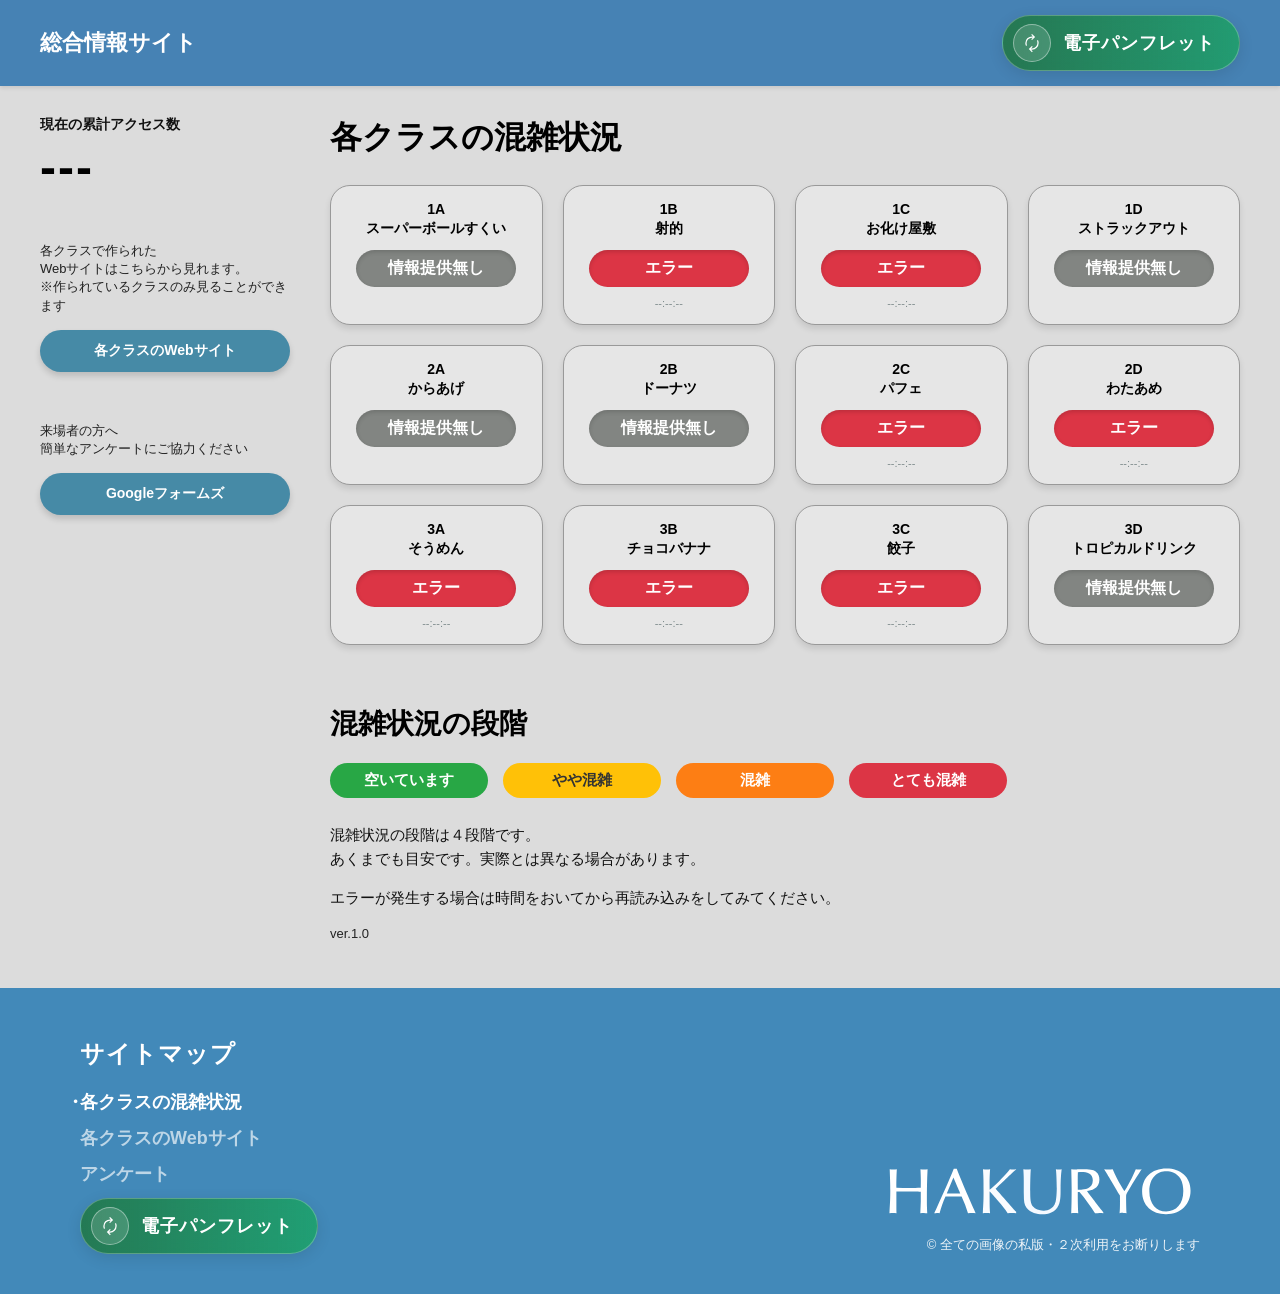
<file: index.html>
<!DOCTYPE html>
<html lang="ja">
<head>
  <!-- Google tag (gtag.js) -->
  <script async src="https://www.googletagmanager.com/gtag/js?id=G-EWREQHGGGH"></script>
  <script>
    window.dataLayer = window.dataLayer || [];
    function gtag(){dataLayer.push(arguments);}
    gtag('js', new Date());
    gtag('config', 'G-EWREQHGGGH');
  </script>

  <meta charset="UTF-8">
  <meta name="viewport" content="width=device-width, initial-scale=1.0">
  <title>総合情報サイト</title>
  <style>
    /* 全体のリセットと背景色設定 */
    body {
      margin: 0;
      padding: 0;
      font-family: "Helvetica Neue", Arial, "Hiragino Kaku Gothic ProN", "Hiragino Sans", Inter, sans-serif;
      background-color: #dcdcdc;
      color: #000000;
    }

    /* 上部ヘッダー */
    header {
      background-color: #4682b4;
      color: #ffffff;
      padding: 15px 25px;
      font-size: 22px;
      font-weight: bold;
      box-shadow: 0 2px 4px rgba(0,0,0,0.1);
    }

/* ヘッダー全体（背景は青のままにします） */
.site-header {
  width: 100%;
  background-color: #4289B9; /* 背景色（青系） */
  padding: 15px 20px;
  box-sizing: border-box;
}

.header-container {
  max-width: 1200px;
  margin: 0 auto;
  display: flex;
  justify-content: space-between;
  align-items: center;
}

/* 🌟 ガラスデザインボタンの本体（グラデーション適用版） */
.glass-btn {
  display: inline-flex;
  align-items: center;
  gap: 12px;
  padding: 8px 24px 8px 10px;
  
  /* 🎨 ガラスデザイン ＋ 紫色のグラデーション */
  /* 左（濃い紫）から右（少し明るい紫/ピンク寄り）へ向かうグラデーション。
     透明度(0.7〜0.5)を持たせることで、ガラスの質感を保ちます。 */
  background: linear-gradient(
    90deg, 
    rgba(24, 115, 41, 0.7) 0%,   /* 左側：濃い紫 */
    rgba(0, 181, 48, 0.5) 100% /* 右側：明るい紫 */
  );
  
  /* ガラスの質感（ぼかし） */
  backdrop-filter: blur(8px);
  -webkit-backdrop-filter: blur(8px);
  
  /* 薄い白枠（ガラスっぽさを強調） */
  border: 1px solid rgba(255, 255, 255, 0.25);
  
  /* 角丸（カプセル型） */
  border-radius: 50px;
  
  /* テキスト装飾 */
  color: #ffffff;
  text-decoration: none;
  font-weight: bold;
  font-size: 18px;
  letter-spacing: 1px;
  
  /* アニメーションと影 */
  transition: all 0.3s ease;
  box-shadow: 0 4px 15px rgba(0, 0, 0, 0.1);
}

/* マウスホバー時の演出（少し明るく、ホバー感を出す） */
.glass-btn:hover {
  background: linear-gradient(
    90deg, 
    rgba(24, 115, 41, 0.8) 0%,   /* 少し明るく濃く */
    rgba(0, 181, 48, 0.6) 100%
  );
  border-color: rgba(255, 255, 255, 0.5);
  transform: translateY(-2px);
  box-shadow: 0 6px 20px rgba(0, 0, 0, 0.15);
}

/* 左側アイコンの背景丸枠（紫背景に馴染むように調整） */
.btn-icon-wrapper {
  width: 36px;
  height: 36px;
  /* アイコン周りも少し紫がかった透明枠に */
  background: rgba(255, 255, 255, 0.15); 
  border-radius: 50%;
  display: flex;
  align-items: center;
  justify-content: center;
  border: 1.5px solid rgba(255, 255, 255, 0.4);
}

/* アイコン画像自体のサイズ調整 */
.btn-icon {
  width: 20px;
  height: 20px;
  object-fit: contain;
}

/* ボタン内のテキスト */
.btn-text {
  white-space: nowrap;
}

    /* メインレイアウト */
    .main-container {
      display: flex;
      padding: 30px;
      gap: 40px;
      max-width: 1200px;
      margin: 0 auto;
    }

    /* 左側サイドバー */
    .sidebar {
      width: 250px;
      flex-shrink: 0;
    }

    .sidebar-section {
      margin-bottom: 35px;
    }

    .sidebar-title {
      font-size: 14px;
      font-weight: bold;
      margin-bottom: 10px;
      color: #111;
    }

    .sidebar-text {
      font-size: 13px;
      line-height: 1.4;
      margin-bottom: 15px;
      color: #222;
    }

    /* 青いボタンの共通スタイル */
    .link-button {
      display: block;
      width: 100%;
      background-color: #468aa6;
      color: #ffffff;
      text-align: center;
      padding: 12px 0;
      border-radius: 25px;
      font-size: 14px;
      font-weight: bold;
      text-decoration: none;
      box-shadow: 0 4px 6px rgba(0,0,0,0.15);
      transition: background-color 0.2s, transform 0.1s;
    }

    .link-button:active {
      background-color: #356b82;
      transform: translateY(2px);
    }

    /* 右側メインコンテンツ */
    .content-area {
      flex-grow: 1;
    }

    .content-title {
      font-size: 32px;
      font-weight: bold;
      margin-top: 0;
      margin-bottom: 25px;
    }

    /* クラスカードが並ぶグリッド */
    .grid-container {
      display: grid;
      grid-template-columns: repeat(4, 1fr);
      gap: 20px;
    }

    /* 各クラスのカード */
    .class-card {
      background-color: #e6e6e6;
      border: 1px solid #999999;
      border-radius: 20px;
      padding: 15px;
      text-align: center;
      box-shadow: 0 4px 6px rgba(0,0,0,0.1);
    }

    .class-name {
      font-size: 14px;
      font-weight: bold;
      margin-bottom: 3px;
    }

    .exhibit-name {
      font-size: 14px;
      font-weight: bold;
      margin-bottom: 12px;
    }

    /* 混雑状況のバッジ（重複を統合して綺麗に整理しました！） */
    .status-badge { 
      display: inline-block; 
      padding: 8px 20px;
      border-radius: 30px; 
      font-size: 16px;
      font-weight: bold; 
      color: white; 
      margin-bottom: 10px; 
      min-width: 120px; 
      background-color: #828582; /* 初期状態のグレー */
      box-shadow: inset 0 2px 4px rgba(0,0,0,0.15);
      transition: all 0.3s ease; 
    }
  
    .update-time { 
      font-size: 11px; 
      color: #7f8c8d; 
      margin: 0; 
    }

/* スマホなどの画面が狭いときのレイアウト調整 */
    @media (max-width: 900px) {
      .main-container {
        flex-direction: column;
        padding: 20px 15px; /* 全体の余白をスマホ用に左右均等へ調整 */
      }

      .content-title {
        text-align: center; /* タイトル「各クラスの混雑状況」を中央揃えに */
      }

      .grid-container {
        grid-template-columns: repeat(2, 1fr); /* 2列で均等配置 */
        gap: 12px;                             /* カード同士の間隔を少し詰めて収まりやすく */
        width: 100%;                           /* 横幅いっぱいに広げて左右均等にする */
        box-sizing: border-box;
      }

      .class-card {
        padding: 12px 8px; /* カード内の余白を少し調整して横幅を確保 */
      }

      .status-badge {
        min-width: 0;       /* カードからはみ出ないように最小幅の固定を解除 */
        width: 90%;         /* カードの中で綺麗に収まるサイズに */
        padding: 8px 0;
        font-size: 14px;    /* 文字サイズをスマホ向けに最適化 */
      }
    }

    /* YouTube風カウンターのスタイル */
    .flip-counter {
      display: flex;
      justify-content: flex-start;
      overflow: hidden;
      height: 48px;
      line-height: 48px;
      margin: 10px 0;
      font-family: 'Arial', Courier, monospace;
      font-size: 48px;
      font-weight: bold;
      letter-spacing: 2px;
    }

    .digit-container {
      position: relative;
      width: 28px;
      height: 100%;
      text-align: center;
    }

    .digit-strip {
      position: absolute;
      top: 0;
      left: 0;
      width: 100%;
      display: flex;
      flex-direction: column;
      transition: transform 1.8s cubic-bezier(0.16, 1, 0.3, 1);
    }

    .digit-strip span {
      display: block;
      height: 48px;
    }

    /* 混雑状況の段階（凡例エリア） */
.status-legend-section {
  margin-top: 40px;
  padding-top: 20px;
}

.legend-title {
  font-size: 28px;
  font-weight: bold;
  margin-bottom: 20px;
}

.legend-badges {
  display: flex;
  gap: 15px;
  flex-wrap: wrap;
  margin-bottom: 25px;
}

.legend-badge {
  padding: 8px 24px;
  border-radius: 30px;
  font-size: 15px;
  font-weight: bold;
  text-align: center;
  min-width: 110px;
}

.legend-green  { background-color: #28a745; color: white; }
.legend-yellow { background-color: #ffc107; color: #333; }
.legend-orange { background-color: #fd7e14; color: white; }
.legend-red    { background-color: #dc3545; color: white; }

.legend-description {
  font-size: 15px;
  line-height: 1.6;
  color: #111;
}

.legend-description p {
  margin: 0 0 15px 0;
}


  /* 1. ページ全体の余白を消して左右端まで広げるための必須設定 */
html, body {
  margin: 0;
  padding: 0;
  width: 100%;
}

/* 2. フッター外枠（背景色を画面の左端から右端まで100%広げる） */
.site-footer {
  width: 100%;
  background-color: #4289B9; /* 画像のきれいな青色 */
  color: #ffffff;
  padding: 50px 0 40px 0;
  box-sizing: border-box;
}

/* 3. 内側のレイアウト領域（左右の配置バランス調整） */
.footer-container {
  max-width: 1200px;
  margin: 0 auto;
  padding: 0 40px;
  display: flex;
  justify-content: space-between;
  align-items: flex-end; /* 下揃えで配置 */
  box-sizing: border-box;
}

/* 4. サイトマップエリア */
.sitemap-title {
  font-size: 24px;
  font-weight: bold;
  margin: 0 0 20px 0;
  letter-spacing: 1px;
}
/* サイトマップのリスト表示設定 */
.sitemap-list {
  list-style: none;
  padding: 0;
  margin: 0;
}

.sitemap-list li {
  margin-bottom: 12px;
}

/* 通常（未選択）のリンク表示：少し色を薄くする */
.sitemap-list a {
  color: rgba(255, 255, 255, 0.65); /* 未選択ページは少し透けさせて薄く表示 */
  text-decoration: none;
  font-size: 18px;
  font-weight: bold;
  display: inline-block;
  
  /* 💡 フェードアニメーションの設定（0.25秒かけて滑らかに色を変化させる） */
  transition: color 0.25s ease, opacity 0.25s ease, transform 0.25s ease;
}

/* マウスカーソルが重なったとき（ホバー時）：白くして少し右に動かすフェード演出 */
.sitemap-list a:hover {
  color: #ffffff; /* くっきりした白に変化 */
  opacity: 1;
  transform: translateX(4px); /* 4pxだけ右に滑らかにズレる動きを追加 */
}

/* 🌟 今開いているページ（カレントページ）の表示：最初からクッキリした白 */
.sitemap-list li.active a,
.sitemap-list a.active {
  color: #ffffff;
  opacity: 1;
  position: relative;
}

/* （任意）今開いているページの横に小さな点（インジケーター）をつける演出 */
.sitemap-list li.active a::before,
.sitemap-list a.active::before {
  content: "・";
  position: absolute;
  left: -14px;
  color: #ffffff;
}

/* 5. 右側ブランド・ロゴエリア */
.footer-brand {
  text-align: right;
}

/* HAKURYO画像ロゴ */
.footer-logo {
  width: 320px; /* ロゴ画像の表示幅（必要に応じて調整してください） */
  height: auto;
  display: block;
  margin-left: auto;
  margin-bottom: 12px;
}

.copyright {
  font-size: 13px;
  margin: 0;
  opacity: 0.9;
  white-space: nowrap;
}

/* 6. スマホ表示（画面幅が狭い端末）への最適化 */
@media (max-width: 768px) {
  .footer-container {
    flex-direction: column;
    align-items: flex-start;
    padding: 0 25px;
    gap: 40px;
  }

  .footer-brand {
    text-align: left;
    width: 100%;
  }

  .footer-logo {
    margin-left: 0;
    width: 240px; /* スマホ用に少し小さく調整 */
  }

  .sitemap-list a {
    font-size: 16px;
  }
}

/* フェードアニメーション */
@view-transition {
  navigation: auto;
}

  </style>
</head>
<body>
  <header>
      <div class="header-container">
    
    <!-- 左側：ヘッダーロゴやタイトル等（必要に応じて記述） -->
    <div class="header-logo">
      総合情報サイト
    </div>

    <!-- 🌟 右上：ガラスデザインボタン -->
    <a href="https://2026hkr-fes-panf.n-hinata-lab.workers.dev/" class="glass-btn">
      <!-- アイコン領域（画像パスを変更可能） -->
      <span class="btn-icon-wrapper">
        <img src="picture/change.svg" alt="" class="btn-icon">
      </span>
      <!-- テキスト領域（自由に変更可能） -->
      <span class="btn-text">電子パンフレット</span>
    </a>

  </div>
  </header>

  <div class="main-container">
    
    <div class="sidebar">
      <!-- 📊 累計アクセス数表示エリア -->
      <div class="sidebar-section">
        <div class="sidebar-title">現在の累計アクセス数</div>
        <div id="total-preview" class="flip-counter">
          <!-- JSで自動生成されるため初期状態は空欄にします -->
        </div>
      </div>

      <div class="sidebar-section" style="margin-top: 50px;">
        <div class="sidebar-text">各クラスで作られた<br>Webサイトはこちらから見れます。<br>※作られているクラスのみ見ることができます</div>
        <a href="class_site.html" class="link-button">各クラスのWebサイト</a>
      </div>



      <div class="sidebar-section" style="margin-top: 50px;">
        <div class="sidebar-text">来場者の方へ<br>簡単なアンケートにご協力ください</div>
        <a href="https://docs.google.com/forms/d/e/1FAIpQLSfsgWsuddum8mx66uCt6mQHSYzfUMkVpnWFUYlIgNvPAjjxsQ/viewform" class="link-button">Googleフォームズ</a>
      </div>
    </div>

    <div class="content-area">
      <div class="content-title">各クラスの混雑状況</div>

      
      <div class="grid-container">
        
        <!-- 1A -->
        <div class="class-card">
          <div class="class-name">1A</div>
          <div class="exhibit-name">スーパーボールすくい</div>
          <div id="status1A" class="status-badge">情報提供無し</div>

        </div>

        <!-- 1B -->
        <div class="class-card">
          <div class="class-name">1B</div>
          <div class="exhibit-name">射的</div>
          <div id="status1B" class="status-badge">読込中...</div>
          <p id="time1B" class="update-time">--:--:--</p>
          
        </div>

        <!-- 1C -->
        <div class="class-card">
          <div class="class-name">1C</div>
          <div class="exhibit-name">お化け屋敷</div>
          <div id="status1C" class="status-badge">読込中...</div>
          <p id="time1C" class="update-time">--:--:--</p>
        </div>

        <!-- 1D -->
        <div class="class-card">
          <div class="class-name">1D</div>
          <div class="exhibit-name">ストラックアウト</div>
          <div id="status1D" class="status-badge">情報提供無し</div>

        </div>

        <!-- 2A -->
        <div class="class-card">
          <div class="class-name">2A</div>
          <div class="exhibit-name">からあげ</div>
          <div id="status1A" class="status-badge">情報提供無し</div>

        </div>

        <!-- 2B -->
        <div class="class-card">
          <div class="class-name">2B</div>
          <div class="exhibit-name">ドーナツ</div>
          <div id="status1A" class="status-badge">情報提供無し</div>

        </div>

        <!-- 2C -->
        <div class="class-card">
          <div class="class-name">2C</div>
          <div class="exhibit-name">パフェ</div>
          <div id="status2C" class="status-badge">読込中...</div>
          <p id="time2C" class="update-time">--:--:--</p>
        </div>

        <!-- 2D -->
        <div class="class-card">
          <div class="class-name">2D</div>
          <div class="exhibit-name">わたあめ</div>
          <div id="status2D" class="status-badge">読込中...</div>
          <p id="time2D" class="update-time">--:--:--</p>
        </div>

        <!-- 3A -->
        <div class="class-card">
          <div class="class-name">3A</div>
          <div class="exhibit-name">そうめん</div>
          <div id="status3A" class="status-badge">読込中...</div>
          <p id="time3A" class="update-time">--:--:--</p>
        </div>

        <!-- 3B -->
        <div class="class-card">
          <div class="class-name">3B</div>
          <div class="exhibit-name">チョコバナナ</div>
          <div id="status3B" class="status-badge">読込中...</div>
          <p id="time3B" class="update-time">--:--:--</p>
        </div>

        <!-- 3C -->
        <div class="class-card">
          <div class="class-name">3C</div>
          <div class="exhibit-name">餃子</div>
          <div id="status3C" class="status-badge">読込中...</div>
          <p id="time3C" class="update-time">--:--:--</p>
        </div>

        <!-- 3D -->
        <div class="class-card">
          <div class="class-name">3D</div>
          <div class="exhibit-name">トロピカルドリンク</div>
          <div id="status3D" class="status-badge">情報提供無し</div>
        </div>
      </div>
      <!-- 混雑状況の段階（説明セクション） -->
      <div class="status-legend-section">
        <div class="legend-title">混雑状況の段階</div>
        
        <div class="legend-badges">
          <div class="legend-badge legend-green">空いています</div>
          <div class="legend-badge legend-yellow">やや混雑</div>
          <div class="legend-badge legend-orange">混雑</div>
          <div class="legend-badge legend-red">とても混雑</div>
        </div>

        <div class="legend-description">
          <p>
            混雑状況の段階は４段階です。<br>
            あくまでも目安です。実際とは異なる場合があります。<br>
          </p>
          <p>
            エラーが発生する場合は時間をおいてから再読み込みをしてみてください。
          </p>
        <div class="sidebar-text">ver.1.0</div>

        </div>
      </div>
    </div>
    
  </div>
  
  <!-- 全幅フッター -->
<footer class="site-footer">
  <div class="footer-container">
    
    <!-- 左側：サイトマップ -->
    <div class="footer-sitemap">
      <h2 class="sitemap-title">サイトマップ</h2>
      <ul class="sitemap-list">
        <li class="active"><a href="index.html">各クラスの混雑状況</a></li>
        <li><a href="class_site.html">各クラスのWebサイト</a></li>
  
        <li><a href="https://docs.google.com/forms/d/e/1FAIpQLSfsgWsuddum8mx66uCt6mQHSYzfUMkVpnWFUYlIgNvPAjjxsQ/viewform">アンケート</a></li>
      </ul>
          <!-- 🌟 右上：ガラスデザインボタン -->
    <a href="https://2026hkr-fes-panf.n-hinata-lab.workers.dev/" class="glass-btn">
      <!-- アイコン領域（画像パスを変更可能） -->
      <span class="btn-icon-wrapper">
        <img src="picture/change.svg" alt="" class="btn-icon">
      </span>
      <!-- テキスト領域（自由に変更可能） -->
      <span class="btn-text">電子パンフレット</span>
    </a>
    </div>

    <!-- 右側：ロゴ画像と著作権表記 -->
    <div class="footer-brand">
      <!-- ⚠️ srcの画像パスはご自身の画像ファイル名に書き換えてください -->
      <img src="picture/img_logo_top_en.svg" alt="HAKURYO" class="footer-logo">
      <p class="copyright">© 全ての画像の私版・２次利用をお断りします</p>
    </div>

  </div>
</footer>


  <!-- ⚙️ プログラム部分（超スッキリ共通化しました！） -->
  <script>
    // 🎞️ YouTube風カウンターの数字アニメーション処理
    function updateYouTubeCounter(targetNumber) {
      const counterContainer = document.getElementById('total-preview');
      const targetStr = String(targetNumber);
      let currentContainers = counterContainer.querySelectorAll('.digit-container');
  
      // 初回、または桁数が変わった場合は構造を一度リセットして作り直す
      if (currentContainers.length !== targetStr.length) {
        counterContainer.innerHTML = '';
        for (let i = 0; i < targetStr.length; i++) {
          const container = document.createElement('div');
          container.className = 'digit-container';
      
          const strip = document.createElement('div');
          strip.className = 'digit-strip';
      
          // 0から9までの数字テープを作成
          for (let j = 0; j <= 9; j++) {
            const span = document.createElement('span');
            span.innerText = j;
            strip.appendChild(span);
          }
      
          container.appendChild(strip);
          counterContainer.appendChild(container);
        }
        currentContainers = counterContainer.querySelectorAll('.digit-container');
      }

      // 各桁のテープを目標の数字の位置まで上にスライド（1文字48px）
      setTimeout(() => {
        currentContainers.forEach((container, index) => {
          const strip = container.querySelector('.digit-strip');
          const digit = parseInt(targetStr[index], 10);
          const moveY = -(digit * 48); 
          strip.style.transform = `translateY(${moveY}px)`;
        });
      }, 50);
    }

    // 🌐 全体の累計アクセス数を取得
    function fetchTotalAccess() {
      const url = "https://7gyo1hpak1.execute-api.ap-southeast-2.amazonaws.com/";
      fetch(url, { mode: 'cors' })
        .then(response => {
          if (!response.ok) throw new Error('ネットワークエラー');
          return response.json();
        })
        .then(data => {
          if (data.total_access) {
            updateYouTubeCounter(data.total_access);
          }
        })
        .catch(error => {
          console.error("カウンター読み込みエラー:", error);
          document.getElementById('total-preview').innerText = "---";
        });
    }

    // 🔴【新機能】すべてのクラスの混雑状況を1つで処理する共通関数
    function fetchClassStatus(className, url) {
      fetch(url)
        .then(response => response.json())
        .then(data => {
          const badge = document.getElementById(`status${className}`);
          const timeElement = document.getElementById(`time${className}`);
          
          badge.innerText = data.status;
          
          // ステータスに応じた色変更ルール
          if (data.status === "空いています") {
            badge.style.backgroundColor = "#28a745"; // 緑
            badge.style.color = "white";
          } else if (data.status === "やや混雑") {
            badge.style.backgroundColor = "#ffc107"; // 黄
            badge.style.color = "#333";
          } else if (data.status === "混雑") {
            badge.style.backgroundColor = "#fd7e14"; // オレンジ
            badge.style.color = "white";
          } else if (data.status === "とても混雑") {
            badge.style.backgroundColor = "#dc3545"; // 赤
            badge.style.color = "white";
          }
          
          const now = new Date();
          timeElement.innerText = "最終更新: " + now.toLocaleTimeString();
        })
        .catch(error => {
          const badge = document.getElementById(`status${className}`);
          badge.innerText = "エラー";
          badge.style.backgroundColor = "#dc3545";
          badge.style.color = "white";
          console.error(`${className} Error:`, error);
        });
    }

    // 各クラスの名前とAPIのURLの対応表（データマップ）
    const classApiMap = {
      "1B": "https://tpczi8ln6d.execute-api.ap-southeast-2.amazonaws.com/",
      "1C": "https://auf0gmxo11.execute-api.ap-southeast-2.amazonaws.com/",
      "2A": "https://9qmsx7x665.execute-api.ap-southeast-2.amazonaws.com/",
      "2B": "https://9em8vixtjf.execute-api.ap-southeast-2.amazonaws.com/",
      "2C": "https://qnuphfbbn0.execute-api.ap-southeast-2.amazonaws.com/",
      "2D": "https://cz0vnh5o16.execute-api.ap-southeast-2.amazonaws.com/",
      "3A": "https://9dr47jidx0.execute-api.ap-southeast-2.amazonaws.com/",
      "3B": "https://mmu1ftlc3i.execute-api.ap-southeast-2.amazonaws.com/",
      "3C": "https://1cacs3eo4d.execute-api.ap-southeast-2.amazonaws.com/",

    };

    // すべてのクラスを一括更新する関数
// すべてのクラスを「時間差」で順番に更新する関数（通信の詰まりを防止）
    function refreshAllClasses() {
      Object.keys(classApiMap).forEach((className, index) => {
        // 1クラスごとに 100ms × index 秒ずつ実行タイミングをずらす
        setTimeout(() => {
          fetchClassStatus(className, classApiMap[className]);
        }, index * 200); 
      });
    }

    // 🚀 画面が開いた瞬間に通信をスタート
    window.addEventListener('DOMContentLoaded', () => {
      fetchTotalAccess();    // アクセスカウントを取得（初回のみ）
      refreshAllClasses();   // 全クラスの混雑状況を一括取得
      
      // 1分ごとに混雑状況だけを自動更新
      setInterval(() => {
        refreshAllClasses();
      }, 60000); 
    });


    
  </script>


</body>
</html>
</file>
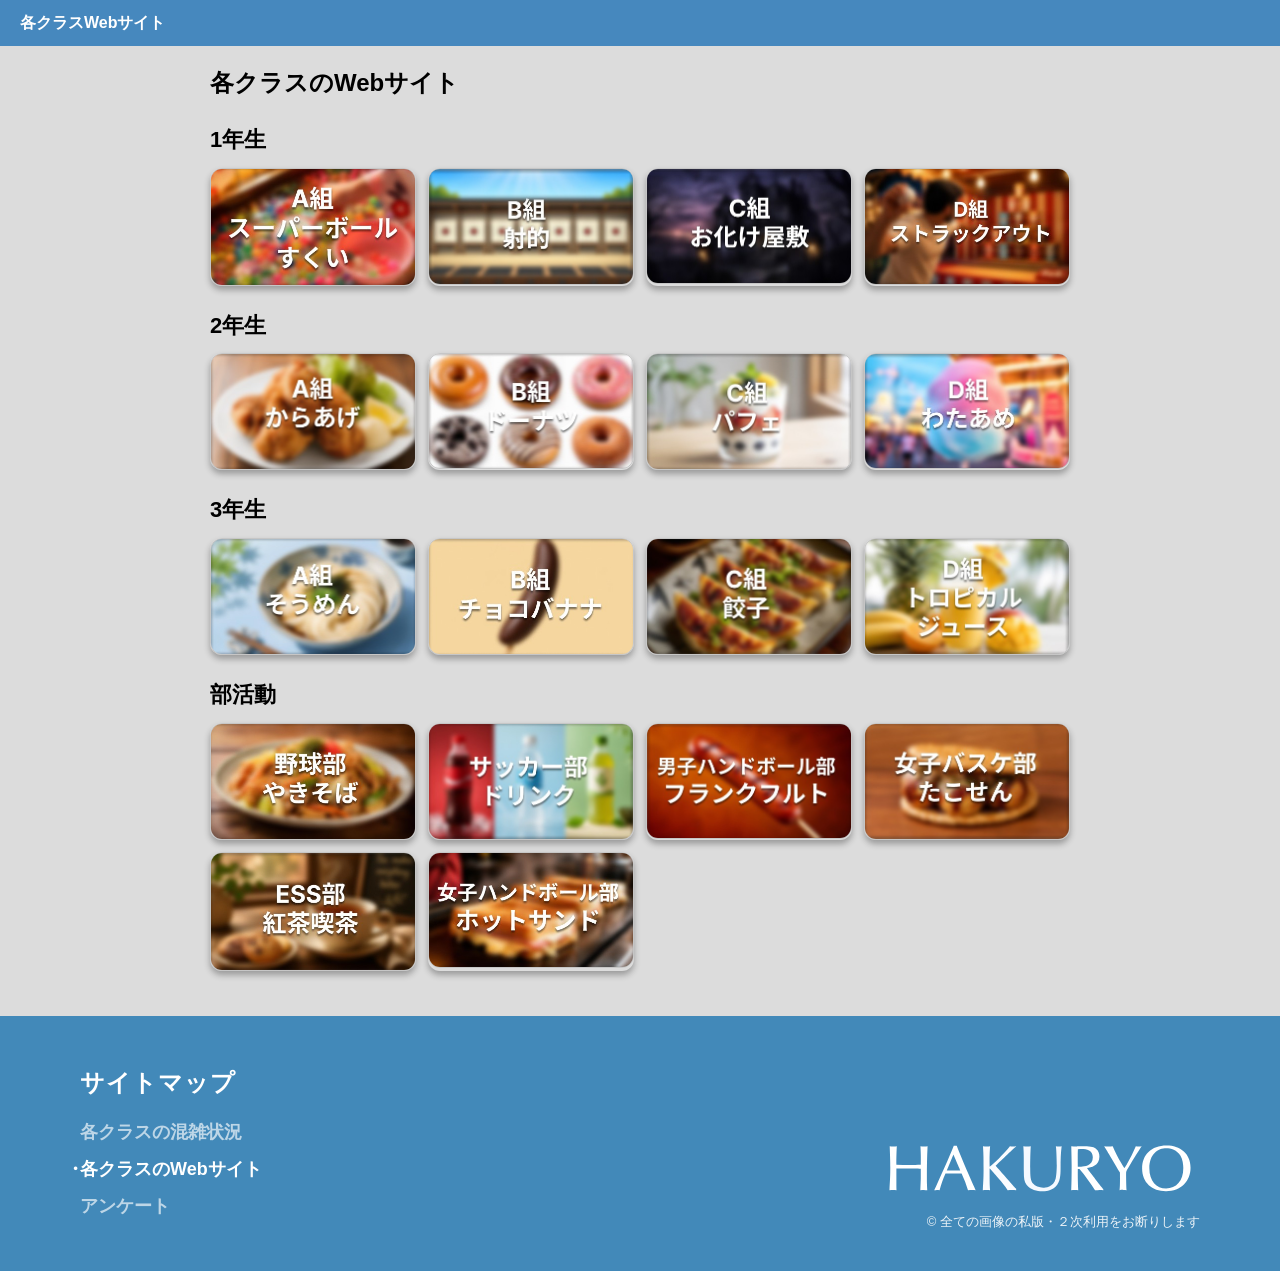
<file: class_site.html>
<!DOCTYPE html>
<html lang="ja">
<head>
    <!-- Google tag (gtag.js) -->
<script async src="https://www.googletagmanager.com/gtag/js?id=G-EWREQHGGGH"></script>
<script>
  window.dataLayer = window.dataLayer || [];
  function gtag(){dataLayer.push(arguments);}
  gtag('js', new Date());

  gtag('config', 'G-EWREQHGGGH');
</script>

<style>
        @view-transition {
  navigation: auto;
}

 

</style>

    <meta charset="UTF-8">
    <meta name="viewport" content="width=device-width, initial-scale=1.0">
    <title>各クラスWebサイト</title>
    <link rel="stylesheet" href="css/crass_web.css">
</head>
<body>

    <!-- ヘッダー -->
    <header class="site-header">
        <div>各クラスWebサイト</div>
        
    </header>

    <!-- メインコンテンツ -->
    <main class="container">
        <h1>各クラスのWebサイト</h1>

        <!-- 1年生 -->
        <section class="category-section">
            <h2>1年生</h2>
            <div class="card-grid">
                <a href="https://sites.google.com/view/hkr-fes2026-non/%E4%BD%95%E3%81%8C%E5%A3%B2%E3%81%A3%E3%81%A6%E3%81%84%E3%82%8B%E3%81%8B%E3%81%AF%E8%A1%8C%E3%81%A3%E3%81%A6%E3%81%8B%E3%82%89%E3%81%AE%E3%81%8A%E6%A5%BD%E3%81%97%E3%81%BF%E3%81%AB" class="card-link">
                    <img src="crass_site_picture/1A.jpg" alt="A組 スーパーボールすくい">
                </a>
                <a href="https://sites.google.com/view/hkr-fes2026-1b/%E3%83%9B%E3%83%BC%E3%83%A0" class="card-link">
                    <img src="crass_site_picture/1B.jpg" alt="B組 射的">
                </a>
                <a href="https://sites.google.com/view/hkr-fes2026-1c/1c" class="card-link">
                    <img src="crass_site_picture/1C.jpg" alt="C組 お化け屋敷">
                </a>
                <a href="https://sites.google.com/view/hkr-fes2026-non/%E4%BD%95%E3%81%8C%E5%A3%B2%E3%81%A3%E3%81%A6%E3%81%84%E3%82%8B%E3%81%8B%E3%81%AF%E8%A1%8C%E3%81%A3%E3%81%A6%E3%81%8B%E3%82%89%E3%81%AE%E3%81%8A%E6%A5%BD%E3%81%97%E3%81%BF%E3%81%AB" class="card-link">
                    <img src="crass_site_picture/1D.jpg" alt="D組 ストラックアウト">
                </a>
            </div>
        </section>

        <!-- 2年生 -->
        <section class="category-section">
            <h2>2年生</h2>
            <div class="card-grid">
                <a href="https://sites.google.com/view/hkr-fes2026-2a/%E3%83%9B%E3%83%BC%E3%83%A0" class="card-link">
                    <img src="crass_site_picture/2A.jpg" alt="A組 からあげ">
                </a>
                <a href="https://sites.google.com/view/hkr-fes2026-2b/%E3%83%9B%E3%83%BC%E3%83%A0" class="card-link">
                    <img src="crass_site_picture/2B.jpg" alt="B組 ドーナツ">
                </a>
                <a href="https://sites.google.com/view/hkr-fes2026-2c/%E3%83%9B%E3%83%BC%E3%83%A0" class="card-link">
                    <img src="crass_site_picture/2C.jpg" alt="C組 パフェ">
                </a>
                <a href="https://sites.google.com/view/hkr-fes2026-2d/%E3%83%9B%E3%83%BC%E3%83%A0" class="card-link">
                    <img src="crass_site_picture/2D.jpg" alt="D組 わたあめ">
                </a>
            </div>
        </section>

        <!-- 3年生 -->
        <section class="category-section">
            <h2>3年生</h2>
            <div class="card-grid">
                <a href="https://n-hinata-lab.github.io/hkr-fes-3A/" class="card-link">
                    <img src="crass_site_picture/3A.jpg" alt="A組 そうめん">
                </a>
                <a href="https://sites.google.com/view/hkr-fes2026-3b/%E3%83%9B%E3%83%BC%E3%83%A0" class="card-link">
                    <img src="crass_site_picture/3B.jpg" alt="B組 チョコバナナ">
                </a>
                <a href="https://sites.google.com/view/hkr-fes2026-3c/%E3%83%9B%E3%83%BC%E3%83%A0" class="card-link">
                    <img src="crass_site_picture/3C.jpg" alt="C組 餃子">
                </a>
                <a href="https://sites.google.com/view/hkr-fes2026-3d/%E3%83%9B%E3%83%BC%E3%83%A0" class="card-link">
                    <img src="crass_site_picture/3D.jpg" alt="D組 トロピカルジュース">
                </a>
            </div>
        </section>

        <!-- 部活動 -->
        <section class="category-section">
            <h2>部活動</h2>
            <div class="card-grid">
                <a href="https://sites.google.com/view/hkr-fes2026-baseball/%E3%83%9B%E3%83%BC%E3%83%A0" class="card-link">
                    <img src="crass_site_picture/baseball.jpg" alt="野球部 やきそば">
                </a>
                <a href="https://sites.google.com/view/hkr-fes2026-non/%E4%BD%95%E3%81%8C%E5%A3%B2%E3%81%A3%E3%81%A6%E3%81%84%E3%82%8B%E3%81%8B%E3%81%AF%E8%A1%8C%E3%81%A3%E3%81%A6%E3%81%8B%E3%82%89%E3%81%AE%E3%81%8A%E6%A5%BD%E3%81%97%E3%81%BF%E3%81%AB" class="card-link">
                    <img src="crass_site_picture/soccor.jpg" alt="サッカー部 ドリンク">
                </a>
                <a href="https://sites.google.com/view/hkr-fes2026-boys-handball/%E3%83%9B%E3%83%BC%E3%83%A0" class="card-link">
                    <img src="crass_site_picture/man_hand.jpg" alt="男子ハンドボール部 フランクフルト">
                </a>
                <a href="https://sites.google.com/view/hkr-fes2026-girls-basketball/%E3%83%9B%E3%83%BC%E3%83%A0" class="card-link">
                    <img src="crass_site_picture/woman_basket.jpg" alt="女子バスケ部 たこせん">
                </a>
                <a href="https://sites.google.com/view/hkr-fes2026-ess/%E3%83%9B%E3%83%BC%E3%83%A0" class="card-link">
                    <img src="crass_site_picture/ESS.jpg" alt="ESS部 紅茶喫茶">
                </a>
                <a href="https://sites.google.com/view/hkr-fes2026-non/%E4%BD%95%E3%81%8C%E5%A3%B2%E3%81%A3%E3%81%A6%E3%81%84%E3%82%8B%E3%81%8B%E3%81%AF%E8%A1%8C%E3%81%A3%E3%81%A6%E3%81%8B%E3%82%89%E3%81%AE%E3%81%8A%E6%A5%BD%E3%81%97%E3%81%BF%E3%81%AB" class="card-link">
                    <img src="crass_site_picture/woman_hand.jpg" alt="女子ハンドボール部　ホットサンド">
                </a>
            </div>
        </section>
    </main>

    <script src="script/crass_site.js"></script>
</body>

  <!-- 全幅フッター -->
<footer class="site-footer">
  <div class="footer-container">
    
    <!-- 左側：サイトマップ -->
    <div class="footer-sitemap">
      <h2 class="sitemap-title">サイトマップ</h2>
      <ul class="sitemap-list">
        <li><a href="index.html">各クラスの混雑状況</a></li>
        <li class="active"><a href="class_site.html">各クラスのWebサイト</a></li>

        <li><a href="https://docs.google.com/forms/d/e/1FAIpQLSfsgWsuddum8mx66uCt6mQHSYzfUMkVpnWFUYlIgNvPAjjxsQ/viewform">アンケート</a></li>
      </ul>
    </div>

    <!-- 右側：ロゴ画像と著作権表記 -->
    <div class="footer-brand">
      <!-- ⚠️ srcの画像パスはご自身の画像ファイル名に書き換えてください -->
      <img src="picture/img_logo_top_en.svg" alt="HAKURYO" class="footer-logo">
      <p class="copyright">© 全ての画像の私版・２次利用をお断りします</p>
    </div>

  </div>
</footer>
</html>
</file>
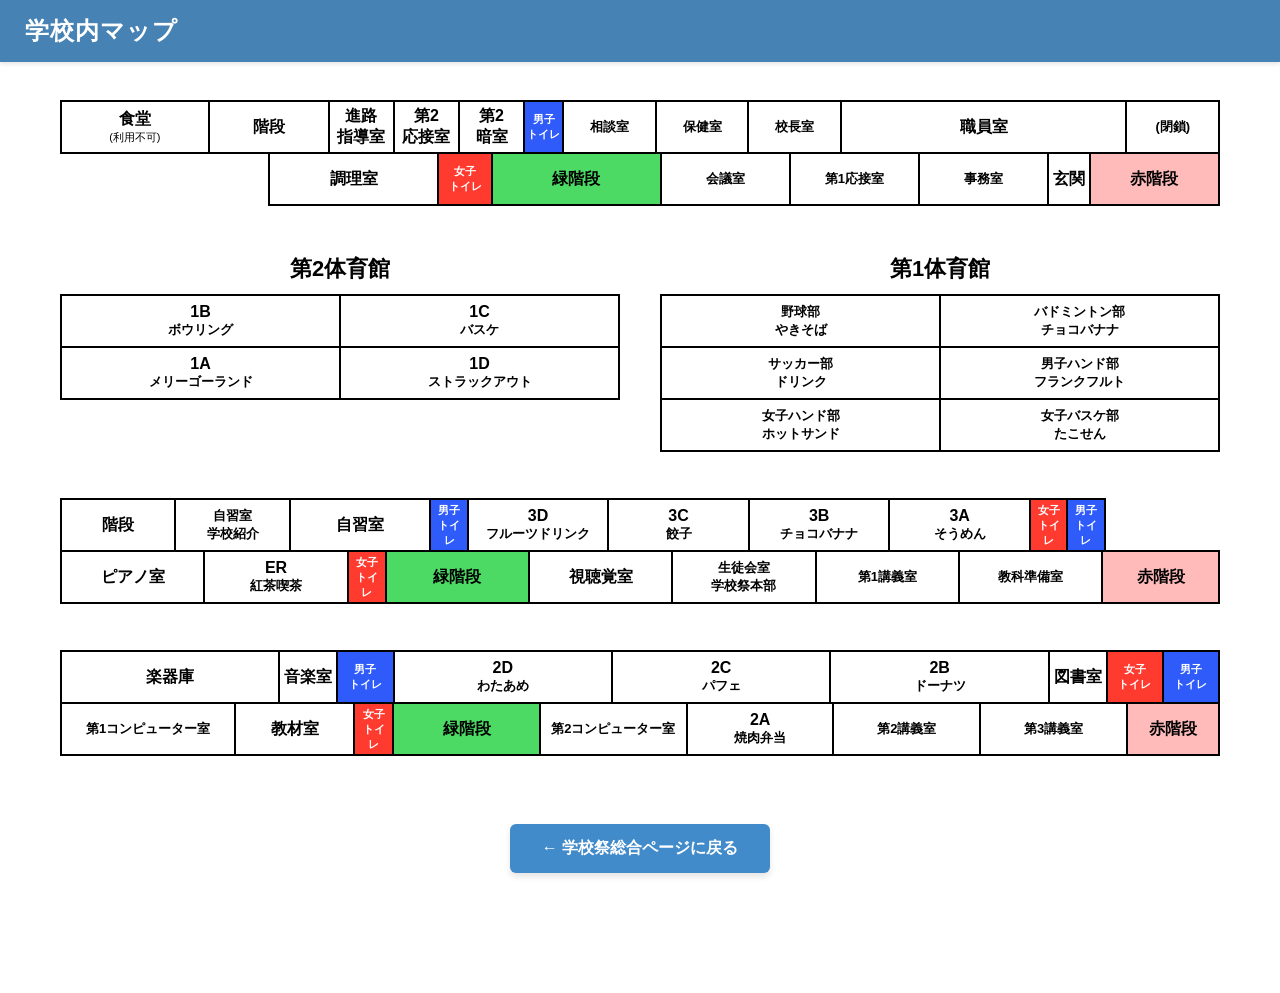
<file: map.html>
<!DOCTYPE html>
<html lang="ja">
<head>
  <meta charset="UTF-8">
  <meta name="viewport" content="width=device-width, initial-scale=1.0">
  <title>学校祭 - 校内マップ</title>
  <style>
    /* ==========================================================================
       1. 全体設定・リセット
       ========================================================================== */
    *, *::before, *::after {
      box-sizing: border-box;
    }
    
    body {
      margin: 0;
      padding: 0;
      background-color: #ffffff;
      font-family: "Helvetica Neue", Arial, "Hiragino Kaku Gothic ProN", "Hiragino Sans", sans-serif;
      color: #000000;
      -webkit-font-smoothing: antialiased;
    }

    /* ==========================================================================
       2. ヘッダー（青いバー）
       ========================================================================== */
/* 上部ヘッダー */
    header {
      background-color: #4682b4; /* スティールブルー */
      color: #ffffff;
      padding: 15px 25px;
      font-size: 22px;
      font-weight: bold;
      box-shadow: 0 2px 4px rgba(0,0,0,0.1);
    }
    
    .map-header h1 {
      margin: 0;
      font-size: 24px;
      font-weight: bold;
      letter-spacing: 1px;
    }

    /* ==========================================================================
       3. 全体コンテナ・レイアウト
       ========================================================================== */
    .map-container {
      max-width: 1200px;
      margin: 40px auto;
      padding: 0 20px 80px 20px;
      display: flex;
      flex-direction: column;
      gap: 48px; /* 各セクション（ブロック）の縦の隙間 */
    }

    /* 左右に並ぶ体育館エリア用のコンテナ */
    .gym-section {
      display: flex;
      justify-content: space-between;
      gap: 40px;
    }

    .gym-block {
      flex: 1;
    }

    .gym-title {
      text-align: center;
      font-size: 22px;
      font-weight: bold;
      margin-bottom: 12px;
    }

    /* ==========================================================================
       4. マップグリッドシステム（テーブル状の配置を再現）
       ========================================================================== */
    .grid-row {
      display: flex;
      width: 100%;
    }

    /* 共通の部屋スタイル */
    .cell {
      border: 2px solid #000000;
      background-color: #ffffff;
      text-align: center;
      display: flex;
      flex-direction: column;
      align-items: center;
      justify-content: center;
      font-weight: bold;
      font-size: 13px;
      min-height: 54px;
      padding: 4px;
      margin-left: -2px; /* 線の重複を重ねて1本に見せる設定 */
      margin-top: -2px;
    }

    /* 行ごとの最初のセルは左マージンを戻す */
    .grid-row .cell:first-child {
      margin-left: 0;
    }

    /* ==========================================================================
       5. 部屋の幅調整（比率）
       ========================================================================== */
    .w-10 { flex: 1; }
    .w-15 { flex: 1.5; }
    .w-20 { flex: 2; }
    .w-25 { flex: 2.5; }
    .w-30 { flex: 3; }
    .w-40 { flex: 4; }
    .w-50 { flex: 5; }
    
    /* トイレなどの極小幅 */
    .w-toilet { flex: 0.6; font-size: 11px; padding: 2px; }

    /* 文字サイズ調整クラス */
    .text-lg { font-size: 16px; }
    .text-sm { font-size: 11px; font-weight: normal; }
    
    /* 枠線のない空欄スペース用 */
    .cell-empty {
      border: 2px solid transparent;
      background-color: transparent;
    }

    /* ==========================================================================
       6. カラーバリエーション（トイレ・階段）
       ========================================================================== */
    /* 男子トイレ（青） */
    .t-mens {
      background-color: #2e5bfa;
      color: #ffffff;
    }
    /* 女子トイレ（赤） */
    .t-womens {
      background-color: #ff3b30;
      color: #ffffff;
    }
    /* 緑階段 */
    .st-green {
      background-color: #4cd964;
      color: #000000;
    }
    /* 赤階段（画像に合わせた薄い赤/ピンク系） */
    .st-red {
      background-color: #ffbaba;
      color: #000000;
    }

    /* ==========================================================================
       7. 総合ページへ戻るリンクボタン
       ========================================================================== */
    .back-footer {
      text-align: center;
      margin-top: 20px;
    }

    .back-btn {
      display: inline-block;
      padding: 14px 32px;
      background-color: #428bca;
      color: #ffffff;
      text-decoration: none;
      border-radius: 6px;
      font-weight: bold;
      font-size: 16px;
      box-shadow: 0 4px 6px rgba(0,0,0,0.1);
      transition: all 0.2s ease;
    }

    .back-btn:hover {
      background-color: #3071a9;
      transform: translateY(-2px);
      box-shadow: 0 6px 12px rgba(0,0,0,0.15);
    }
  </style>
</head>
<body>

  <header class="map-header">
    <h1>学校内マップ</h1>
  </header>

  <main class="map-container">

    <section class="map-block">
      <div class="grid-row">
        <div class="cell w-25 text-lg">食堂<br><span class="text-sm">(利用不可)</span></div>
        <div class="cell w-20 text-lg">階段</div>
        <div class="cell w-10 text-lg">進路<br>指導室</div>
        <div class="cell w-10 text-lg">第2<br>応接室</div>
        <div class="cell w-10 text-lg">第2<br>暗室</div>
        <div class="cell w-toilet t-mens">男子<br>トイレ</div>
        <div class="cell w-15">相談室</div>
        <div class="cell w-15">保健室</div>
        <div class="cell w-15">校長室</div>
        <div class="cell w-50 text-lg">職員室</div>
        <div class="cell w-15">(閉鎖)</div>
      </div>
      <div class="grid-row">
        <div class="cell w-25 cell-empty"></div>
        <div class="cell w-20 text-lg">調理室</div>
        <div class="cell w-toilet t-womens">女子<br>トイレ</div>
        <div class="cell w-20 st-green text-lg">緑階段</div>
        <div class="cell w-15">会議室</div>
        <div class="cell w-15 ">第1応接室</div>
        <div class="cell w-15">事務室</div>
        <div class="cell w-45 text-lg">玄関</div>
        <div class="cell w-15 st-red text-lg">赤階段</div>
      </div>
    </section>


    <section class="gym-section">
      <div class="gym-block">
        <div class="gym-title">第2体育館</div>
        <div class="grid-row">
          <div class="cell w-50"><span class="text-lg">1B</span>ボウリング</div>
          <div class="cell w-50"><span class="text-lg">1C</span>バスケ</div>
        </div>
        <div class="grid-row">
          <div class="cell w-50"><span class="text-lg">1A</span>メリーゴーランド</div>
          <div class="cell w-50"><span class="text-lg">1D</span>ストラックアウト</div>
        </div>
      </div>

      <div class="gym-block">
        <div class="gym-title">第1体育館</div>
        <div class="grid-row">
          <div class="cell w-50">野球部<br>やきそば</div>
          <div class="cell w-50">バドミントン部<br>チョコバナナ</div>
        </div>
        <div class="grid-row">
          <div class="cell w-50">サッカー部<br>ドリンク</div>
          <div class="cell w-50">男子ハンド部<br>フランクフルト</div>
        </div>
        <div class="grid-row">
          <div class="cell w-50">女子ハンド部<br>ホットサンド</div>
          <div class="cell w-50">女子バスケ部<br>たこせん</div>
        </div>
      </div>
    </section>


    <section class="map-block">
      <div class="grid-row">
        <div class="cell w-20 text-lg">階段</div>
        <div class="cell w-20 ">自習室<br>学校紹介</div>
        <div class="cell w-25 text-lg">自習室</div>
        <div class="cell w-toilet t-mens">男子<br>トイレ</div>
        <div class="cell w-25"><span class="text-lg">3D</span>フルーツドリンク</div>
        <div class="cell w-25"><span class="text-lg">3C</span>餃子</div>
        <div class="cell w-25"><span class="text-lg">3B</span>チョコバナナ</div>
        <div class="cell w-25"><span class="text-lg">3A</span>そうめん</div>
        <div class="cell w-toilet t-womens">女子<br>トイレ</div>
        <div class="cell w-toilet t-mens">男子<br>トイレ</div>
        <div class="cell w-20 cell-empty"></div>
      </div>
      <div class="grid-row">
        <div class="cell w-25 text-lg">ピアノ室</div>
        <div class="cell w-25"><span class="text-lg">ER</span>紅茶喫茶</div>
        <div class="cell w-toilet t-womens">女子<br>トイレ</div>
        <div class="cell w-25 st-green text-lg">緑階段</div>
        <div class="cell w-25 text-lg">視聴覚室</div>
        <div class="cell w-25 ">生徒会室<br>学校祭本部</div>
        <div class="cell w-25 ">第1講義室</div>
        <div class="cell w-25 ">教科準備室</div>
        <div class="cell w-20 st-red text-lg">赤階段</div>
      </div>
    </section>


    <section class="map-block">
      <div class="grid-row">
        <div class="cell w-25 text-lg">楽器庫</div>
        <div class="cell w-35 text-lg">音楽室</div>
        <div class="cell w-toilet t-mens">男子<br>トイレ</div>
        <div class="cell w-25"><span class="text-lg">2D</span>わたあめ</div>
        <div class="cell w-25"><span class="text-lg">2C</span>パフェ</div>
        <div class="cell w-25"><span class="text-lg">2B</span>ドーナツ</div>
        <div class="cell w-55 text-lg">図書室</div>
        <div class="cell w-toilet t-womens">女子<br>トイレ</div>
        <div class="cell w-toilet t-mens">男子<br>トイレ</div>
      </div>
      <div class="grid-row">
        <div class="cell w-30 ">第1コンピューター室</div>
        <div class="cell w-20 text-lg">教材室</div>
        <div class="cell w-toilet t-womens">女子<br>トイレ</div>
        <div class="cell w-25 st-green text-lg">緑階段</div>
        <div class="cell w-25 ">第2コンピューター室</div>
        <div class="cell w-25"><span class="text-lg">2A</span>焼肉弁当</div>
        <div class="cell w-25 ">第2講義室</div>
        <div class="cell w-25 ">第3講義室</div>
        <div class="cell w-15 st-red text-lg">赤階段</div>
      </div>
    </section>

    <div class="back-footer">
      <a href="index.html" class="back-btn">← 学校祭総合ページに戻る</a>
    </div>

  </main>

</body>
</html>
</file>
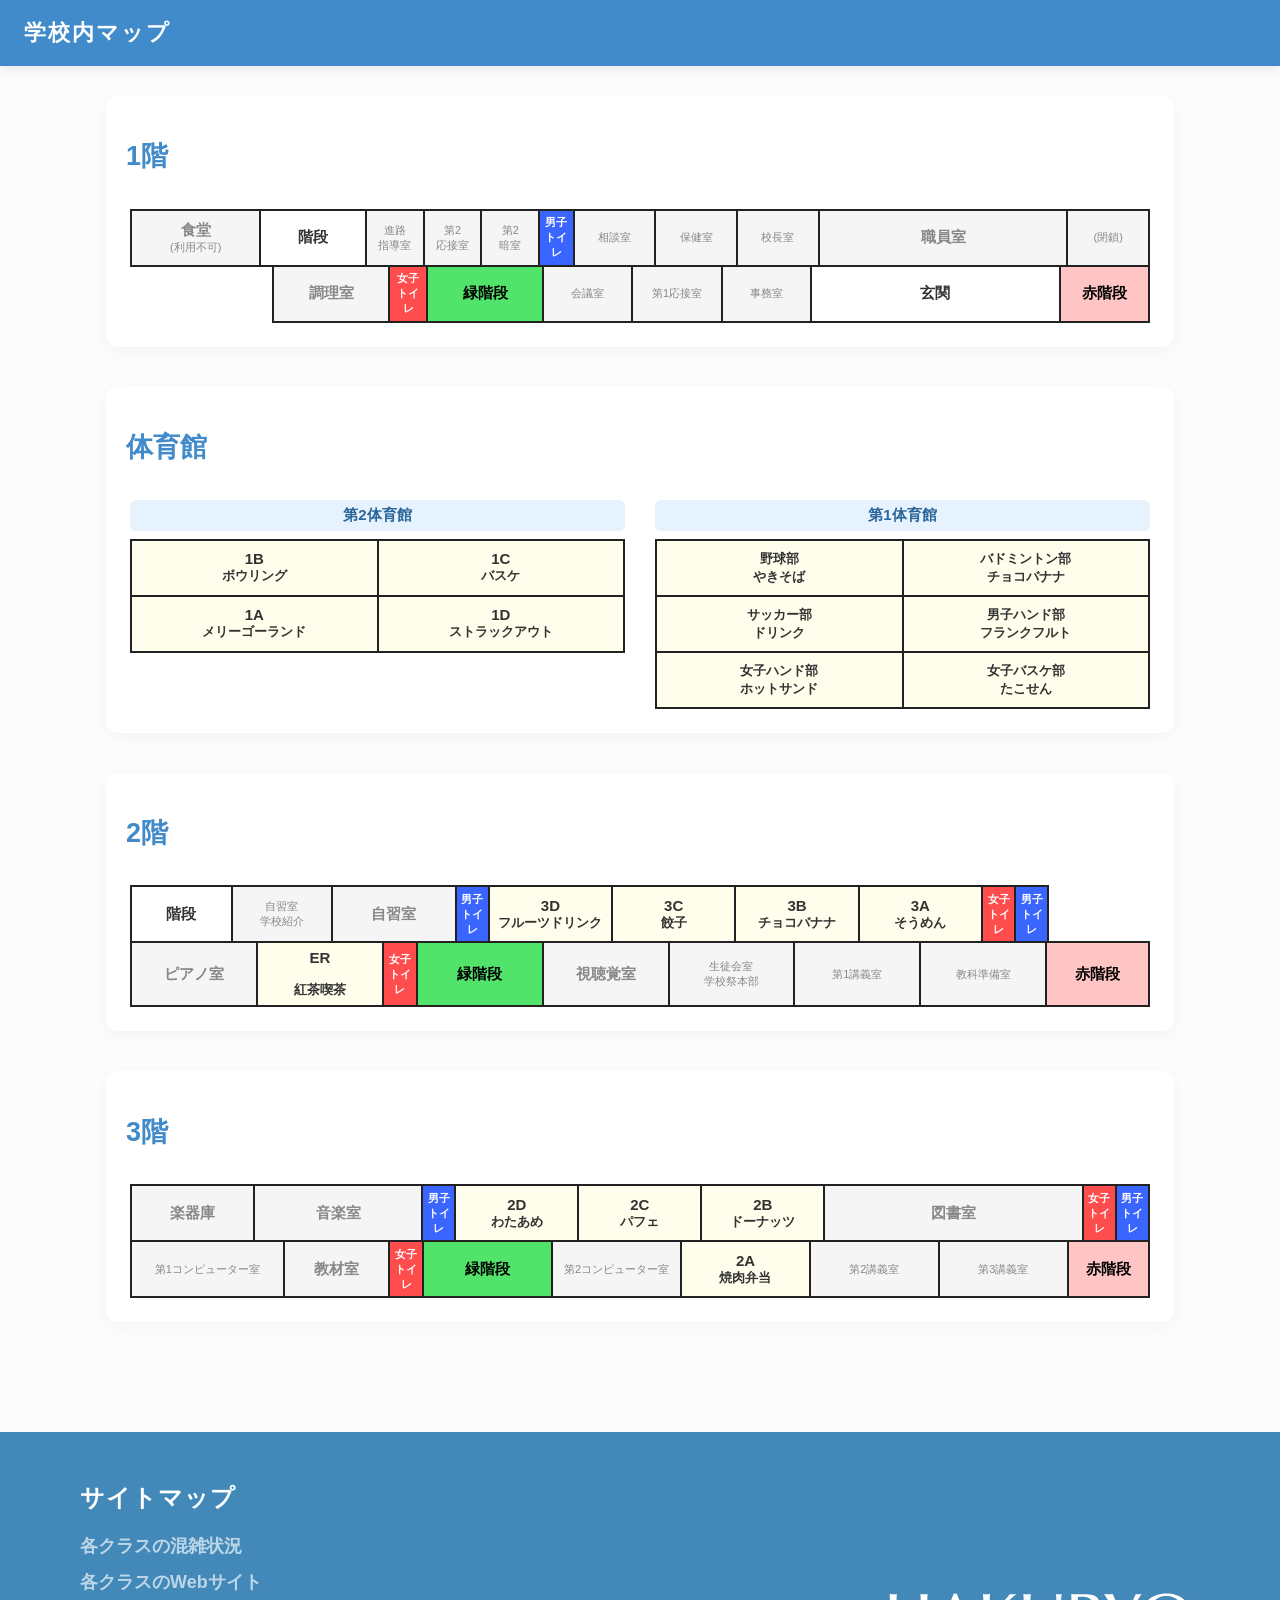
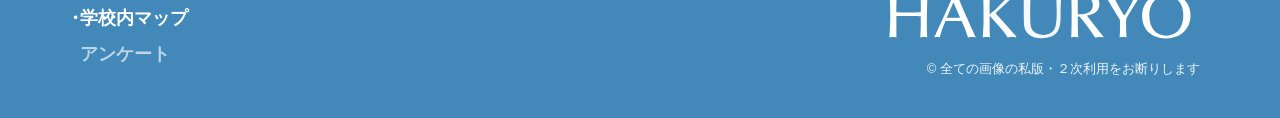
<file: mapver1.2.html>
<!DOCTYPE html>
<html lang="ja">
<head>
  
  <!-- Google tag (gtag.js) -->
<script async src="https://www.googletagmanager.com/gtag/js?id=G-EWREQHGGGH"></script>
<script>
  window.dataLayer = window.dataLayer || [];
  function gtag(){dataLayer.push(arguments);}
  gtag('js', new Date());

  gtag('config', 'G-EWREQHGGGH');
</script>

  <meta charset="UTF-8">
  <meta name="viewport" content="width=device-width, initial-scale=1.0">
  <title>学校祭 - 校内マップ</title>
  <style>
    @view-transition {
  navigation: auto;
}

    /* ==========================================================================
       1. 全体設定・リセット
       ========================================================================== */
    *, *::before, *::after {
      box-sizing: border-box;
    }
    
    body {
      margin: 0;
      padding: 0;
      background-color: #fcfcfc;
      font-family: "Helvetica Neue", Arial, "Hiragino Kaku Gothic ProN", "Hiragino Sans", sans-serif;
      color: #333333;
      -webkit-font-smoothing: antialiased;
    }

    /* ==========================================================================
       2. ヘッダー（青いバー）
       ========================================================================== */
    .map-header {
      background-color: #428bca;
      color: #ffffff;
      padding: 18px 24px;
      position: sticky;
      top: 0;
      z-index: 100;
      box-shadow: 0 3px 10px rgba(0,0,0,0.08);
      text-align: left;
    }

    .map-header h1 {
      margin: 0;
      font-size: 22px;
      font-weight: bold;
      letter-spacing: 2px;
    }

    /* ==========================================================================
       3. 全体コンテナ・レイアウト
       ========================================================================== */
    .map-container {
      max-width: 1100px;
      margin: 30px auto;
      padding: 0 16px 80px 16px;
      display: flex;
      flex-direction: column;
      gap: 40px;
    }

    /* フロアごとの外枠カード */
    .floor-section {
      background: #ffffff;
      border-radius: 12px;
      padding: 20px;
      box-shadow: 0 4px 16px rgba(0, 0, 0, 0.04);
    }

    .floor-title {
      font-size: 18px;
      font-weight: bold;
      margin-bottom: 8px;
      color: #428bca;
      display: flex;
      align-items: center;
      gap: 8px;
    }

    /* 📱 スマホ用スクロール外枠 */
    .map-scroll-wrapper {
      width: 100%;
      overflow-x: auto;
      -webkit-overflow-scrolling: touch;
      padding: 4px;
      margin-top: 5px;
    }

    /* 横幅をしっかり確保して潰れを防止 */
    .map-block, .gym-section {
      min-width: 960px; 
    }

    /* スマホ用案内 */
    .scroll-hint {
      display: none;
      font-size: 11px;
      color: #888888;
      background: #f0f0f0;
      padding: 4px 10px;
      border-radius: 20px;
      width: max-content;
      margin-bottom: 10px;
      animation: hintScroll 2s infinite ease-in-out;
    }

    @media (max-width: 768px) {
      .scroll-hint {
        display: inline-block;
      }
    }

    @keyframes hintScroll {
      0%, 100% { transform: translateX(0); }
      50% { transform: translateX(5px); }
    }

    /* 左右に並ぶ体育館エリア */
    .gym-section {
      display: flex;
      justify-content: space-between;
      gap: 30px;
    }

    .gym-block {
      flex: 1;
    }

    .gym-block-title {
      font-size: 15px;
      font-weight: bold;
      margin-bottom: 10px;
      text-align: center;
      background: #e6f2fd;
      padding: 6px;
      border-radius: 6px;
      color: #2b669a;
    }

    /* ==========================================================================
       4. マップグリッドシステム（すべての線をしっかり表示させる修正）
       ========================================================================== */
    .grid-row {
      display: flex;
      width: 100%;
    }

    /* 💡 枠線をすべて黒（#222222）で統一し、途切れを無くしました */
    .cell {
      border: 2px solid #222222; 
      background-color: #ffffff;
      text-align: center;
      display: flex;
      flex-direction: column;
      align-items: center;
      justify-content: center;
      font-weight: bold;
      font-size: 13px;
      min-height: 58px;
      padding: 6px 4px;
      margin-left: -2px;
      margin-top: -2px;
    }

    /* 線の重複防止のためのリセット設定 */
    .grid-row .cell:first-child {
      margin-left: 0;
    }
    .grid-row:first-child .cell {
      margin-top: 0;
    }

    /* ==========================================================================
       5. 部屋のデザイン（背景色のみでメリハリをつける）
       ========================================================================== */
    /* 学校祭に関係のない部屋（枠線は黒のまま、背景だけをグレーに） */
    .c-office {
      background-color: #f5f5f5;
      color: #888888;
      font-weight: normal;
      font-size: 11px;
    }

    /* ✨出し物がある主役の部屋（優しいクリームイエロー） */
    .c-event {
      background-color: #fffdeb;
    }

    /* ==========================================================================
       6. 部屋の幅調整（比率）
       ========================================================================== */
    .w-10 { flex: 1; }
    .w-15 { flex: 1.5; }
    .w-20 { flex: 2; }
    .w-25 { flex: 2.5; }
    .w-30 { flex: 3; }
    .w-35 { flex: 3.5; }
    .w-40 { flex: 4; }
    .w-45 { flex: 4.5; }
    .w-50 { flex: 5; }
    .w-55 { flex: 5.5; }
    
    .w-toilet { flex: 0.6; font-size: 11px; padding: 2px; }

    .text-lg { font-size: 15px; font-weight: bold; }
    .text-sm { font-size: 11px; font-weight: normal; }
    
    .cell-empty {
      border: 2px solid transparent;
      background-color: transparent;
    }

    /* ==========================================================================
       7. カラーバリエーション（トイレ・階段）
       ========================================================================== */
    .t-mens { background-color: #3a66ff; color: #ffffff; }
    .t-womens { background-color: #ff4d4d; color: #ffffff; }
    .st-green { background-color: #52e36b; color: #000000; }
    .st-red { background-color: #ffc4c4; color: #000000; }

    /* ==========================================================================
       8. 総合ページへ戻るリンクボタン
       ========================================================================== */
    .back-footer {
      text-align: center;
      margin-top: 20px;
    }

    .back-btn {
      display: inline-block;
      padding: 14px 36px;
      background-color: #428bca;
      color: #ffffff;
      text-decoration: none;
      border-radius: 30px;
      font-weight: bold;
      font-size: 15px;
      box-shadow: 0 4px 12px rgba(66, 139, 202, 0.3);
      transition: all 0.2s ease;
    }

    .back-btn:hover {
      background-color: #3071a9;
      transform: translateY(-2px);
      box-shadow: 0 6px 18px rgba(66, 139, 202, 0.4);
    }

  </style>
</head>
<body>

  <header class="map-header">
    <h1>学校内マップ</h1>
  </header>

   

  <main class="map-container">

    <!-- ------------------------------------------------------------------------
         管理棟・1階エリア
         ------------------------------------------------------------------------ -->
    <section class="floor-section">
      <div class="floor-title"><h1>1階</h1></div>
      <div class="scroll-hint">💡 左右にスクロールできます ➔</div>
      <div class="map-scroll-wrapper">
        <div class="map-block">
          <!-- 1行目 -->
          <div class="grid-row">
            <div class="cell w-25 text-lg c-office">食堂<br><span class="text-sm">(利用不可)</span></div>
            <div class="cell w-20 text-lg">階段</div>
            <div class="cell w-10 c-office">進路<br>指導室</div>
            <div class="cell w-10 c-office">第2<br>応接室</div>
            <div class="cell w-10 c-office">第2<br>暗室</div>
            <div class="cell w-toilet t-mens">男子<br>トイレ</div>
            <div class="cell w-15 c-office">相談室</div>
            <div class="cell w-15 c-office">保健室</div>
            <div class="cell w-15 c-office">校長室</div>
            <div class="cell w-50 text-lg c-office">職員室</div>
            <div class="cell w-15 c-office">(閉鎖)</div>
          </div>
          <!-- 2行目 -->
          <div class="grid-row">
            <div class="cell w-25 cell-empty"></div>
            <div class="cell w-20 text-lg c-office">調理室</div>
            <div class="cell w-toilet t-womens">女子<br>トイレ</div>
            <div class="cell w-20 st-green text-lg">緑階段</div>
            <div class="cell w-15 c-office">会議室</div>
            <div class="cell w-15 c-office">第1応接室</div>
            <div class="cell w-15 c-office">事務室</div>
            <div class="cell w-45 text-lg">玄関</div>
            <div class="cell w-15 st-red text-lg">赤階段</div>
          </div>
        </div>
      </div>
    </section>


    <!-- ------------------------------------------------------------------------
         体育館エリア
         ------------------------------------------------------------------------ -->
    <section class="floor-section">
      <div class="floor-title"><h1>体育館</h1></div>
      <div class="scroll-hint">💡 左右にスクロールできます ➔</div>
      <div class="map-scroll-wrapper">
        <div class="gym-section">
          <!-- 左側：第2体育館 -->
          <div class="gym-block">
            <div class="gym-block-title">第2体育館</div>
            <div class="grid-row">
              <div class="cell w-50 c-event"><span class="text-lg">1B</span>ボウリング</div>
              <div class="cell w-50 c-event"><span class="text-lg">1C</span>バスケ</div>
            </div>
            <div class="grid-row">
              <div class="cell w-50 c-event"><span class="text-lg">1A</span>メリーゴーランド</div>
              <div class="cell w-50 c-event"><span class="text-lg">1D</span>ストラックアウト</div>
            </div>
          </div>

          <!-- 右側：第1体育館 -->
          <div class="gym-block">
            <div class="gym-block-title">第1体育館</div>
            <div class="grid-row">
              <div class="cell w-50 c-event">野球部<br>やきそば</div>
              <div class="cell w-50 c-event">バドミントン部<br>チョコバナナ</div>
            </div>
            <div class="grid-row">
              <div class="cell w-50 c-event">サッカー部<br>ドリンク</div>
              <div class="cell w-50 c-event">男子ハンド部<br>フランクフルト</div>
            </div>
            <div class="grid-row">
              <div class="cell w-50 c-event">女子ハンド部<br>ホットサンド</div>
              <div class="cell w-50 c-event">女子バスケ部<br>たこせん</div>
            </div>
          </div>
        </div>
      </div>
    </section>


    <!-- ------------------------------------------------------------------------
         3階エリア
         ------------------------------------------------------------------------ -->
    <section class="floor-section">
      <div class="floor-title"><h1>2階</h1></div>
      <div class="scroll-hint">💡 左右にスクロールできます ➔</div>
      <div class="map-scroll-wrapper">
        <div class="map-block">
          <!-- 1行目 -->
          <div class="grid-row">
            <div class="cell w-20 text-lg">階段</div>
            <div class="cell w-20 c-office">自習室<br>学校紹介</div>
            <div class="cell w-25 c-office text-lg">自習室</div>
            <div class="cell w-toilet t-mens">男子<br>トイレ</div>
            <div class="cell w-25 c-event"><span class="text-lg">3D</span>フルーツドリンク</div>
            <div class="cell w-25 c-event"><span class="text-lg">3C</span>餃子</div>
            <div class="cell w-25 c-event"><span class="text-lg">3B</span>チョコバナナ</div>
            <div class="cell w-25 c-event"><span class="text-lg">3A</span>そうめん</div>
            <div class="cell w-toilet t-womens">女子<br>トイレ</div>
            <div class="cell w-toilet t-mens">男子<br>トイレ</div>
            <div class="cell w-20 cell-empty"></div>
          </div>
          <!-- 2行目 -->
          <div class="grid-row">
            <div class="cell w-25 c-office text-lg">ピアノ室</div>
            <div class="cell w-25 c-event"><span class="text-lg">ER</span><br>紅茶喫茶</div>
            <div class="cell w-toilet t-womens">女子<br>トイレ</div>
            <div class="cell w-25 st-green text-lg">緑階段</div>
            <div class="cell w-25 c-office text-lg">視聴覚室</div>
            <div class="cell w-25 c-office">生徒会室<br>学校祭本部</div>
            <div class="cell w-25 c-office">第1講義室</div>
            <div class="cell w-25 c-office">教科準備室</div>
            <div class="cell w-20 st-red text-lg">赤階段</div>
          </div>
        </div>
      </div>
    </section>


    <!-- ------------------------------------------------------------------------
         2階エリア
         ------------------------------------------------------------------------ -->
    <section class="floor-section">
      <div class="floor-title"><h1>3階</h1></div>
      <div class="scroll-hint">💡 左右にスクロールできます ➔</div>
      <div class="map-scroll-wrapper">
        <div class="map-block">
          <!-- 1行目 -->
          <div class="grid-row">
            <div class="cell w-25 c-office text-lg">楽器庫</div>
            <div class="cell w-35 c-office text-lg">音楽室</div>
            <div class="cell w-toilet t-mens">男子<br>トイレ</div>
            <div class="cell w-25 c-event"><span class="text-lg">2D</span>わたあめ</div>
            <div class="cell w-25 c-event"><span class="text-lg">2C</span>パフェ</div>
            <div class="cell w-25 c-event"><span class="text-lg">2B</span>ドーナッツ</div>
            <div class="cell w-55 c-office text-lg">図書室</div>
            <div class="cell w-toilet t-womens">女子<br>トイレ</div>
            <div class="cell w-toilet t-mens">男子<br>トイレ</div>
          </div>
          <!-- 2行目 -->
          <div class="grid-row">
            <div class="cell w-30 c-office">第1コンピューター室</div>
            <div class="cell w-20 c-office text-lg">教材室</div>
            <div class="cell w-toilet t-womens">女子<br>トイレ</div>
            <div class="cell w-25 st-green text-lg">緑階段</div>
            <div class="cell w-25 c-office">第2コンピューター室</div>
            <div class="cell w-25 c-event"><span class="text-lg">2A</span>焼肉弁当</div>
            <div class="cell w-25 c-office">第2講義室</div>
            <div class="cell w-25 c-office">第3講義室</div>
            <div class="cell w-15 st-red text-lg">赤階段</div>
          </div>
        </div>
      </div>
    </section>



  </main>

    <!-- 全幅フッター -->
  <footer class="site-footer">
  <div class="footer-container">
    
    <!-- 左側：サイトマップ -->
    <div class="footer-sitemap">
      <h2 class="sitemap-title">サイトマップ</h2>
      <ul class="sitemap-list">
        <li><a href="index.html">各クラスの混雑状況</a></li>
        <li><a href="class_site.html">各クラスのWebサイト</a></li>
        <li class="active"><a href="mapver1.2.html">学校内マップ</a></li>
        <li><a href="https://docs.google.com/forms/d/e/1FAIpQLSfsgWsuddum8mx66uCt6mQHSYzfUMkVpnWFUYlIgNvPAjjxsQ/viewform">アンケート</a></li>
      </ul>
    </div>

    <!-- 右側：ロゴ画像と著作権表記 -->
    <div class="footer-brand">
      <!-- ⚠️ srcの画像パスはご自身の画像ファイル名に書き換えてください -->
      <img src="picture/img_logo_top_en.svg" alt="HAKURYO" class="footer-logo">
      <p class="copyright">© 全ての画像の私版・２次利用をお断りします</p>
    </div>

  </div>
  </footer>

  <style>
  /* 1. ページ全体の余白を消して左右端まで広げるための必須設定 */
html, body {
  margin: 0;
  padding: 0;
  width: 100%;
}

/* 2. フッター外枠（背景色を画面の左端から右端まで100%広げる） */
.site-footer {
  width: 100%;
  background-color: #4289B9; /* 画像のきれいな青色 */
  color: #ffffff;
  padding: 50px 0 40px 0;
  box-sizing: border-box;
}

/* 3. 内側のレイアウト領域（左右の配置バランス調整） */
.footer-container {
  max-width: 1200px;
  margin: 0 auto;
  padding: 0 40px;
  display: flex;
  justify-content: space-between;
  align-items: flex-end; /* 下揃えで配置 */
  box-sizing: border-box;
}

/* 4. サイトマップエリア */
.sitemap-title {
  font-size: 24px;
  font-weight: bold;
  margin: 0 0 20px 0;
  letter-spacing: 1px;
}
/* サイトマップのリスト表示設定 */
.sitemap-list {
  list-style: none;
  padding: 0;
  margin: 0;
}

.sitemap-list li {
  margin-bottom: 12px;
}

/* 通常（未選択）のリンク表示：少し色を薄くする */
.sitemap-list a {
  color: rgba(255, 255, 255, 0.65); /* 未選択ページは少し透けさせて薄く表示 */
  text-decoration: none;
  font-size: 18px;
  font-weight: bold;
  display: inline-block;
  
  /* 💡 フェードアニメーションの設定（0.25秒かけて滑らかに色を変化させる） */
  transition: color 0.25s ease, opacity 0.25s ease, transform 0.25s ease;
}

/* マウスカーソルが重なったとき（ホバー時）：白くして少し右に動かすフェード演出 */
.sitemap-list a:hover {
  color: #ffffff; /* くっきりした白に変化 */
  opacity: 1;
  transform: translateX(4px); /* 4pxだけ右に滑らかにズレる動きを追加 */
}

/* 🌟 今開いているページ（カレントページ）の表示：最初からクッキリした白 */
.sitemap-list li.active a,
.sitemap-list a.active {
  color: #ffffff;
  opacity: 1;
  position: relative;
}

/* （任意）今開いているページの横に小さな点（インジケーター）をつける演出 */
.sitemap-list li.active a::before,
.sitemap-list a.active::before {
  content: "・";
  position: absolute;
  left: -14px;
  color: #ffffff;
}

/* 5. 右側ブランド・ロゴエリア */
.footer-brand {
  text-align: right;
}

/* HAKURYO画像ロゴ */
.footer-logo {
  width: 320px; /* ロゴ画像の表示幅（必要に応じて調整してください） */
  height: auto;
  display: block;
  margin-left: auto;
  margin-bottom: 12px;
}

.copyright {
  font-size: 13px;
  margin: 0;
  opacity: 0.9;
  white-space: nowrap;
}

/* 6. スマホ表示（画面幅が狭い端末）への最適化 */
@media (max-width: 768px) {
  .footer-container {
    flex-direction: column;
    align-items: flex-start;
    padding: 0 25px;
    gap: 40px;
  }

  .footer-brand {
    text-align: left;
    width: 100%;
  }

  .footer-logo {
    margin-left: 0;
    width: 240px; /* スマホ用に少し小さく調整 */
  }

  .sitemap-list a {
    font-size: 16px;
  }
}
</style>

</body>
</html>
</file>
<file: css/crass_web.css>
/* 全体設定 */
* {
    box-sizing: border-box;
    margin: 0;
    padding: 0;
}

body {
    background-color: #dcdcdc; /* 画像の灰色背景を再現 */
    font-family: "Hiragino Kaku Gothic ProN", "Inter", sans-serif;
    color: #000000;
    line-height: 1.4;
}

/* ヘッダー */
.site-header {
    background-color: #4688be; /* 青系ヘッダー */
    color: #ffffff;
    padding: 12px 20px;
    font-weight: bold;
    font-size: 16px;
}

.header-inner {
    max-width: 900px;
    margin: 0 auto;
}

/* メインコンテナ */
.container {
    max-width: 900px;
    margin: 0 auto;
    padding: 20px;
}

/* 見出し */
h1 {
    font-size: 24px;
    font-weight: bold;
    margin-bottom: 25px;
}

h2 {
    font-size: 22px;
    font-weight: bold;
    margin-bottom: 12px;
}

/* セクション */
.category-section {
    margin-bottom: 25px;
}

/* カードグリッド構造 */
.card-grid {
    display: grid;
    /* パソコン版：横に最大4列並べる */
    grid-template-columns: repeat(4, 1fr);
    gap: 12px;
}

/* リンクと画像 */
.card-link {
    display: block;
    text-decoration: none;
    border-radius: 12px;
    overflow: hidden;
    box-shadow: 0 4px 6px rgba(0, 0, 0, 0.3);
    transition: transform 0.2s ease, box-shadow 0.2s ease;
}

/* クリック感（ホバー・タップ時の挙動） */
.card-link:hover {
    transform: translateY(-2px);
    box-shadow: 0 6px 10px rgba(0, 0, 0, 0.4);
}

.card-link img {
    width: 100%;
    height: auto;
    display: block;
    border-radius: 12px;
    border: 1px solid rgba(0, 0, 0, 0.1);
}

/* スマホ対応（画面幅600px以下の調整） */
@media (max-width: 600px) {
    .container {
        padding: 15px;
    }

    h1 {
        font-size: 20px;
        margin-bottom: 20px;
    }

    h2 {
        font-size: 18px;
    }

    /* スマホ画面では2列でキレイに並べる */
    .card-grid {
        grid-template-columns: repeat(2, 1fr);
        gap: 10px;
    }
}


  /* 1. ページ全体の余白を消して左右端まで広げるための必須設定 */
html, body {
  margin: 0;
  padding: 0;
  width: 100%;
}

/* 2. フッター外枠（背景色を画面の左端から右端まで100%広げる） */
.site-footer {
  width: 100%;
  background-color: #4289B9; /* 画像のきれいな青色 */
  color: #ffffff;
  padding: 50px 0 40px 0;
  box-sizing: border-box;
}

/* 3. 内側のレイアウト領域（左右の配置バランス調整） */
.footer-container {
  max-width: 1200px;
  margin: 0 auto;
  padding: 0 40px;
  display: flex;
  justify-content: space-between;
  align-items: flex-end; /* 下揃えで配置 */
  box-sizing: border-box;
}

/* 4. サイトマップエリア */
.sitemap-title {
  font-size: 24px;
  font-weight: bold;
  margin: 0 0 20px 0;
  letter-spacing: 1px;
}
/* サイトマップのリスト表示設定 */
.sitemap-list {
  list-style: none;
  padding: 0;
  margin: 0;
}

.sitemap-list li {
  margin-bottom: 12px;
}

/* 通常（未選択）のリンク表示：少し色を薄くする */
.sitemap-list a {
  color: rgba(255, 255, 255, 0.65); /* 未選択ページは少し透けさせて薄く表示 */
  text-decoration: none;
  font-size: 18px;
  font-weight: bold;
  display: inline-block;
  
  /* 💡 フェードアニメーションの設定（0.25秒かけて滑らかに色を変化させる） */
  transition: color 0.25s ease, opacity 0.25s ease, transform 0.25s ease;
}

/* マウスカーソルが重なったとき（ホバー時）：白くして少し右に動かすフェード演出 */
.sitemap-list a:hover {
  color: #ffffff; /* くっきりした白に変化 */
  opacity: 1;
  transform: translateX(4px); /* 4pxだけ右に滑らかにズレる動きを追加 */
}

/* 🌟 今開いているページ（カレントページ）の表示：最初からクッキリした白 */
.sitemap-list li.active a,
.sitemap-list a.active {
  color: #ffffff;
  opacity: 1;
  position: relative;
}

/* （任意）今開いているページの横に小さな点（インジケーター）をつける演出 */
.sitemap-list li.active a::before,
.sitemap-list a.active::before {
  content: "・";
  position: absolute;
  left: -14px;
  color: #ffffff;
}

/* 5. 右側ブランド・ロゴエリア */
.footer-brand {
  text-align: right;
}

/* HAKURYO画像ロゴ */
.footer-logo {
  width: 320px; /* ロゴ画像の表示幅（必要に応じて調整してください） */
  height: auto;
  display: block;
  margin-left: auto;
  margin-bottom: 12px;
}

.copyright {
  font-size: 13px;
  margin: 0;
  opacity: 0.9;
  white-space: nowrap;
}

/* 6. スマホ表示（画面幅が狭い端末）への最適化 */
@media (max-width: 768px) {
  .footer-container {
    flex-direction: column;
    align-items: flex-start;
    padding: 0 25px;
    gap: 40px;
  }

  .footer-brand {
    text-align: left;
    width: 100%;
  }

  .footer-logo {
    margin-left: 0;
    width: 240px; /* スマホ用に少し小さく調整 */
  }

  .sitemap-list a {
    font-size: 16px;
  }

  @view-transition {
  navigation: auto;
}
}
</file>
